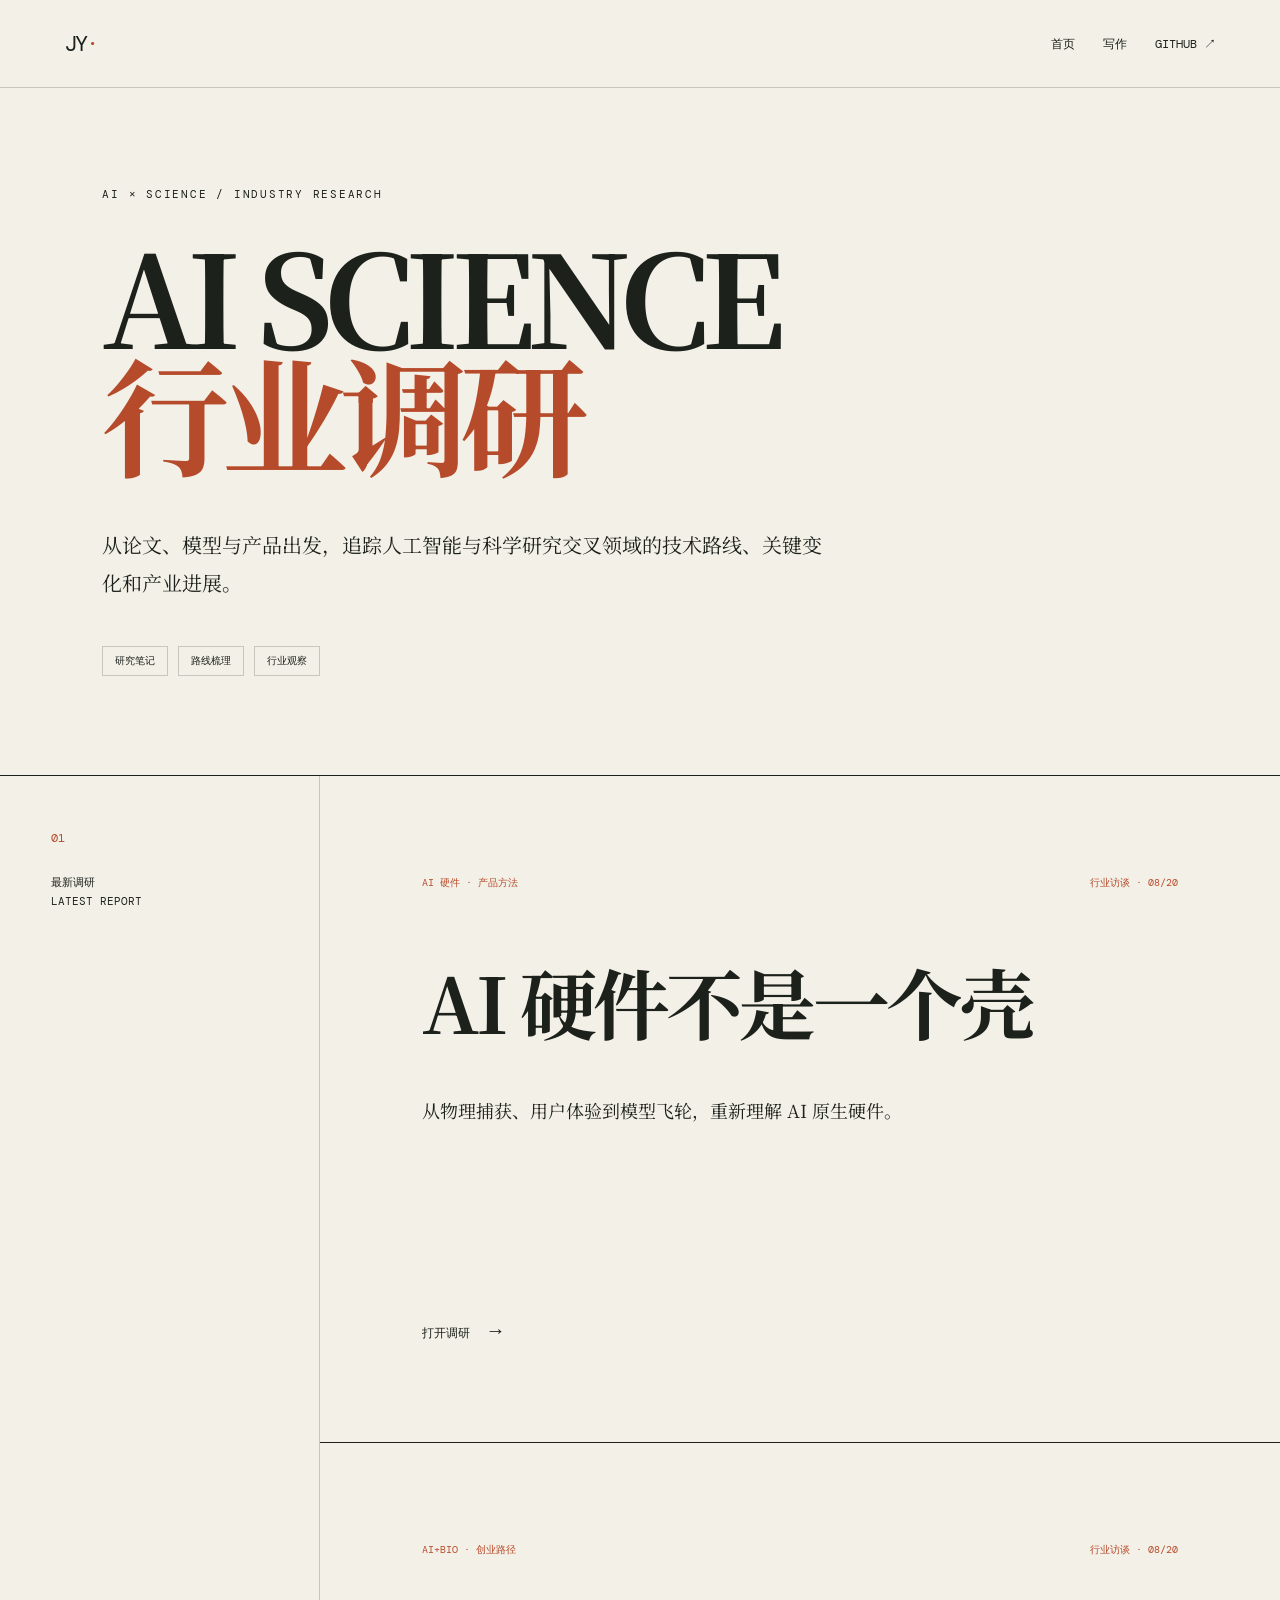
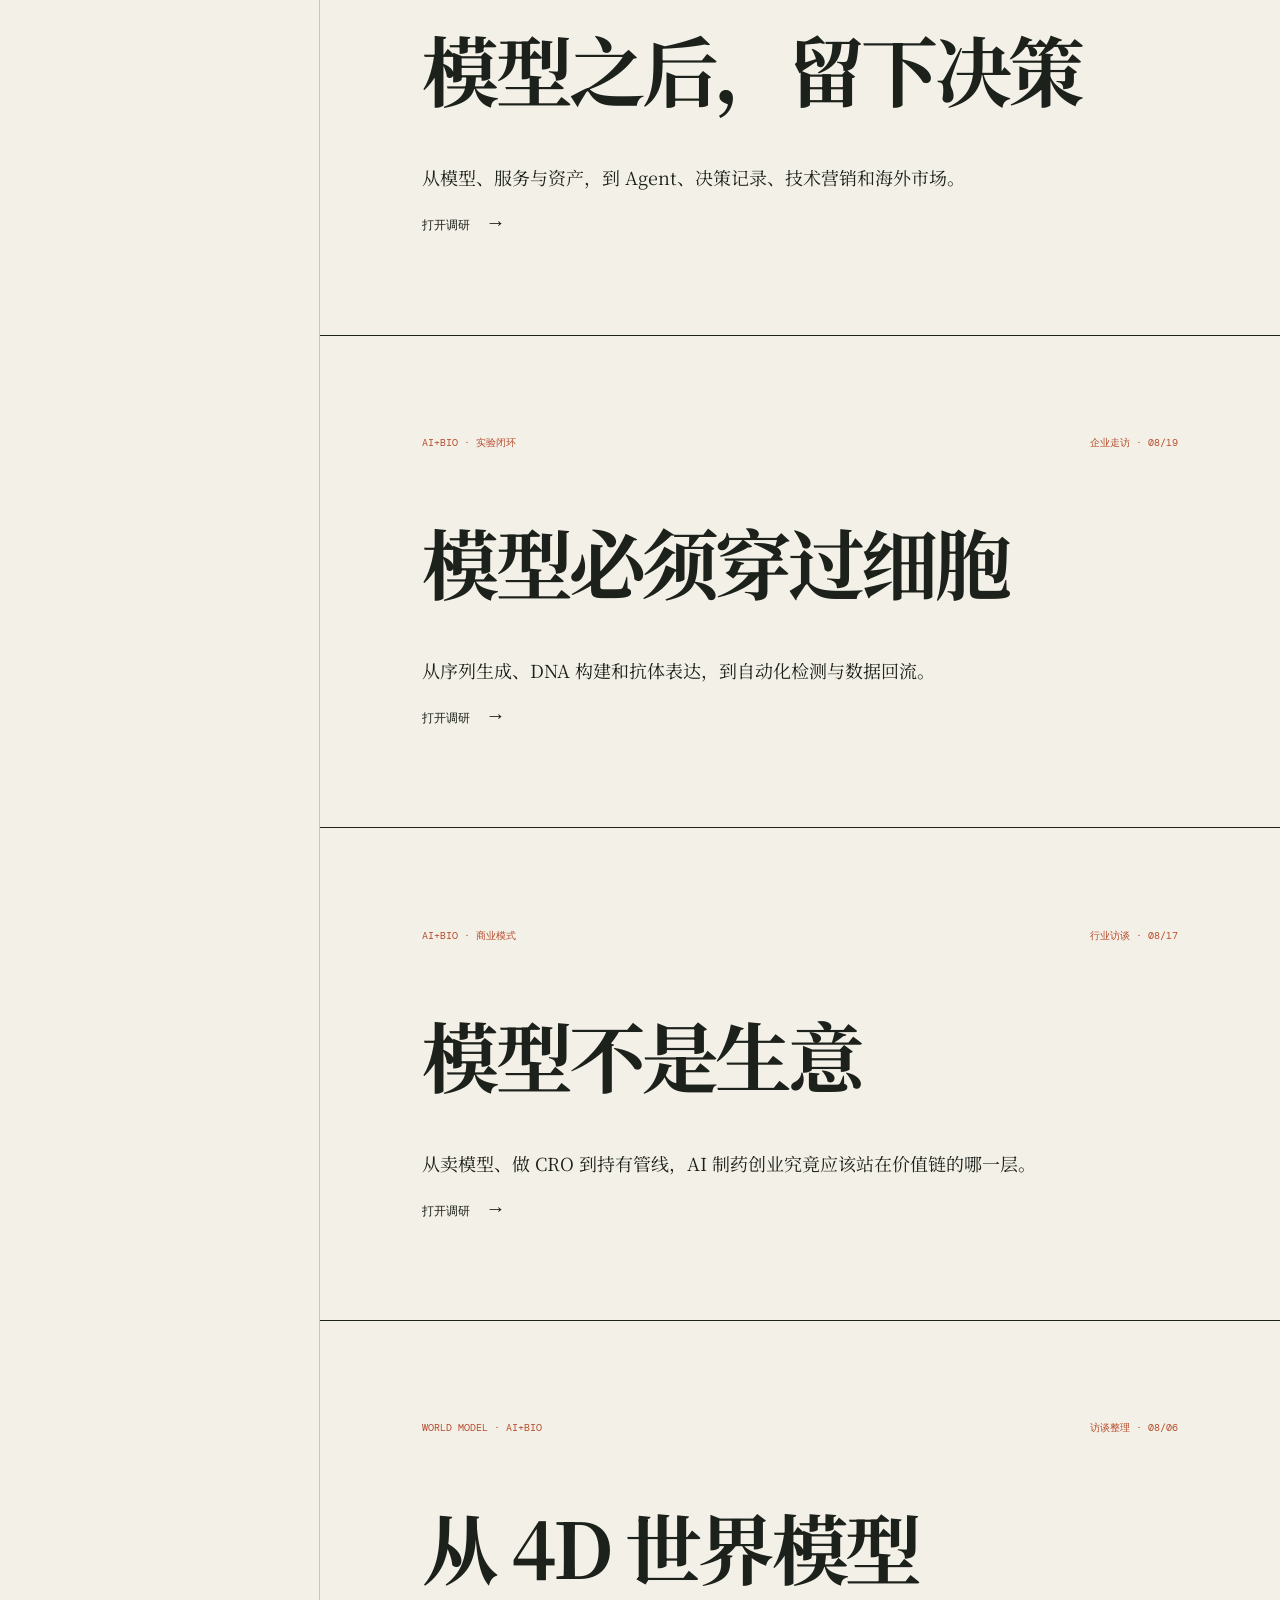
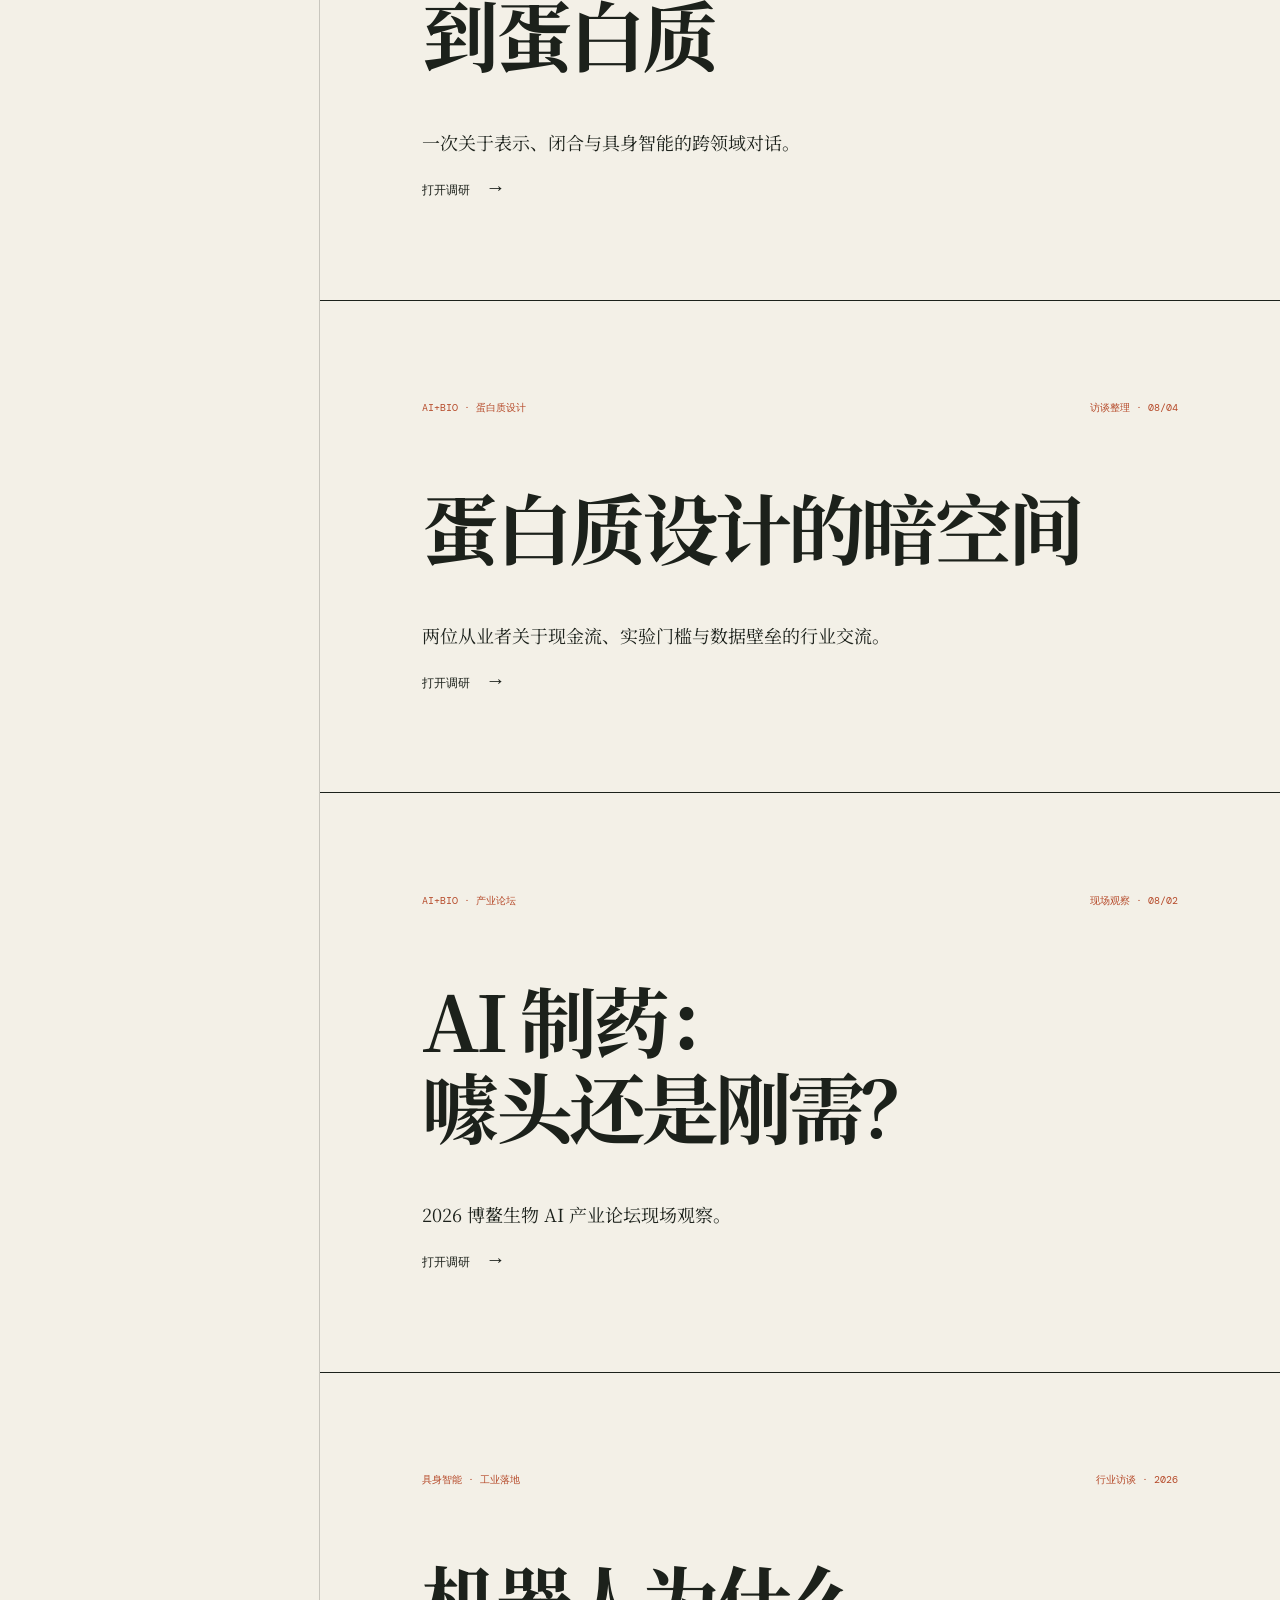
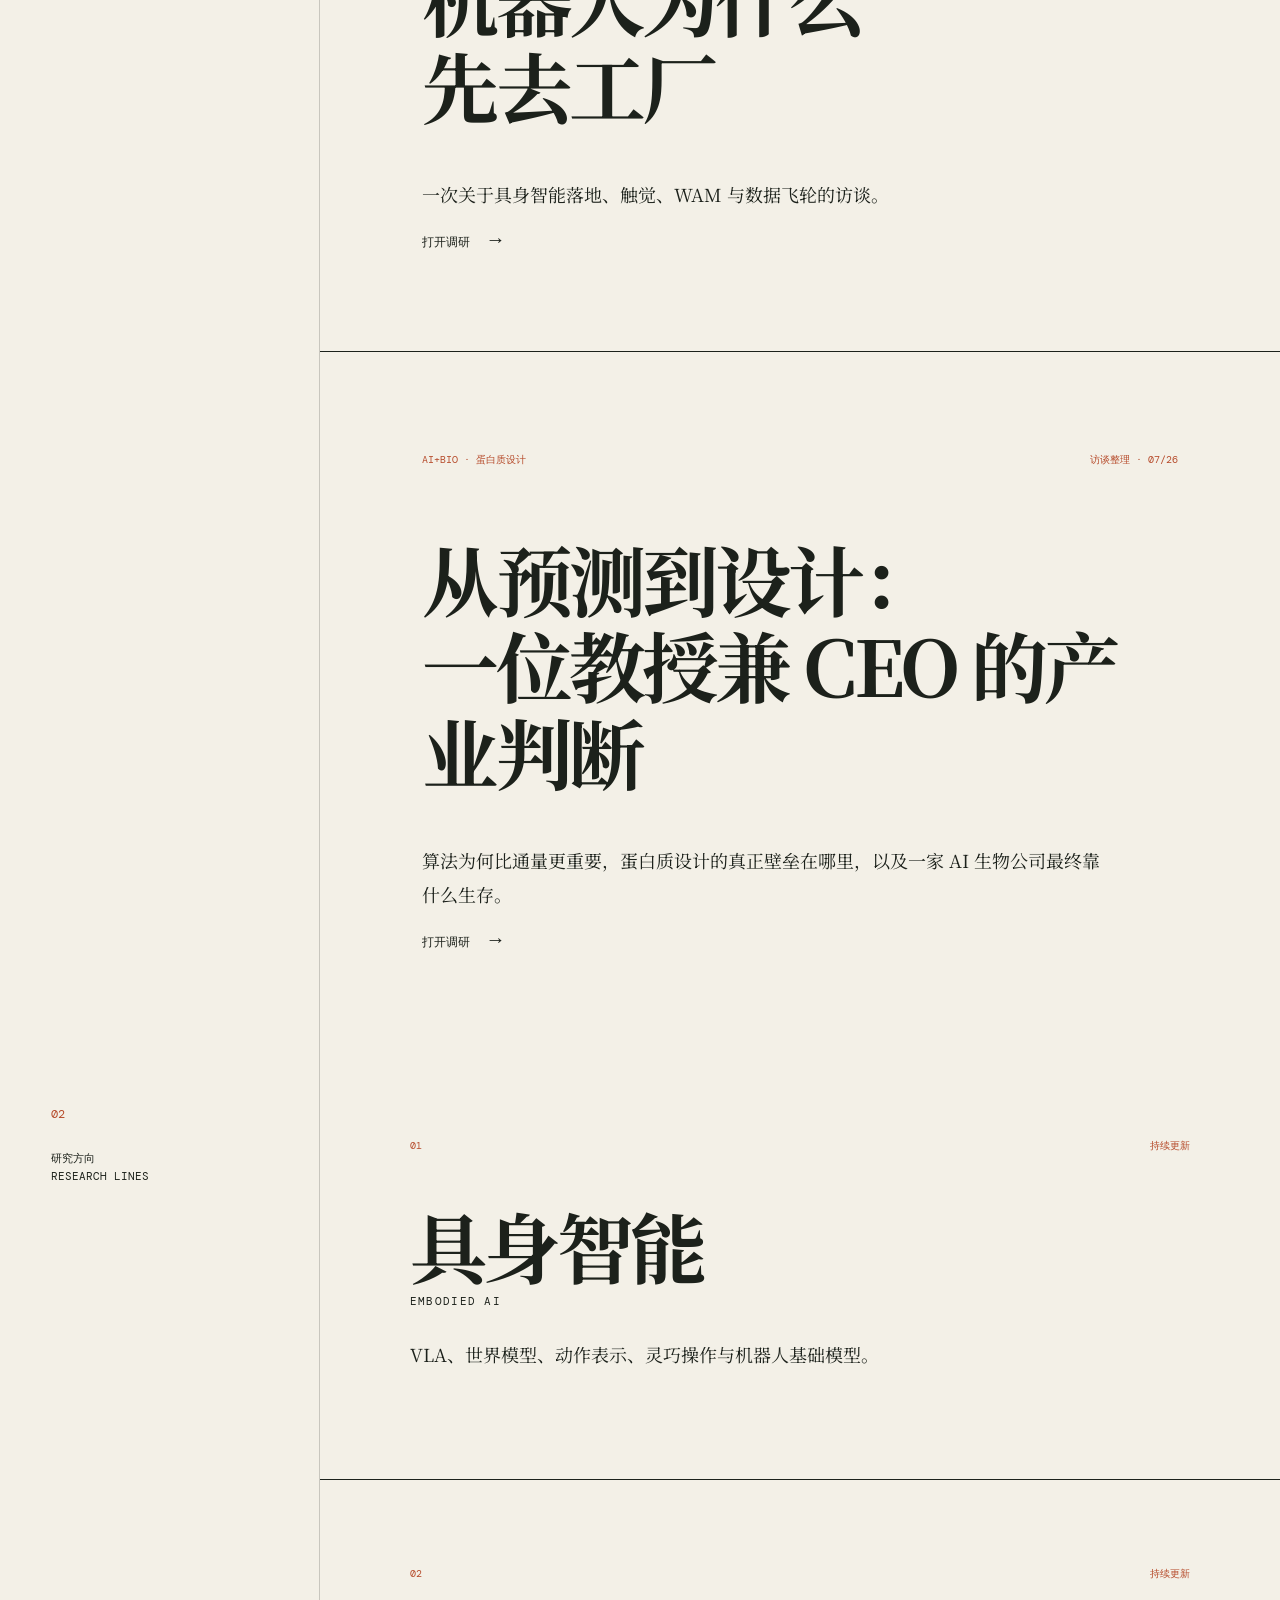
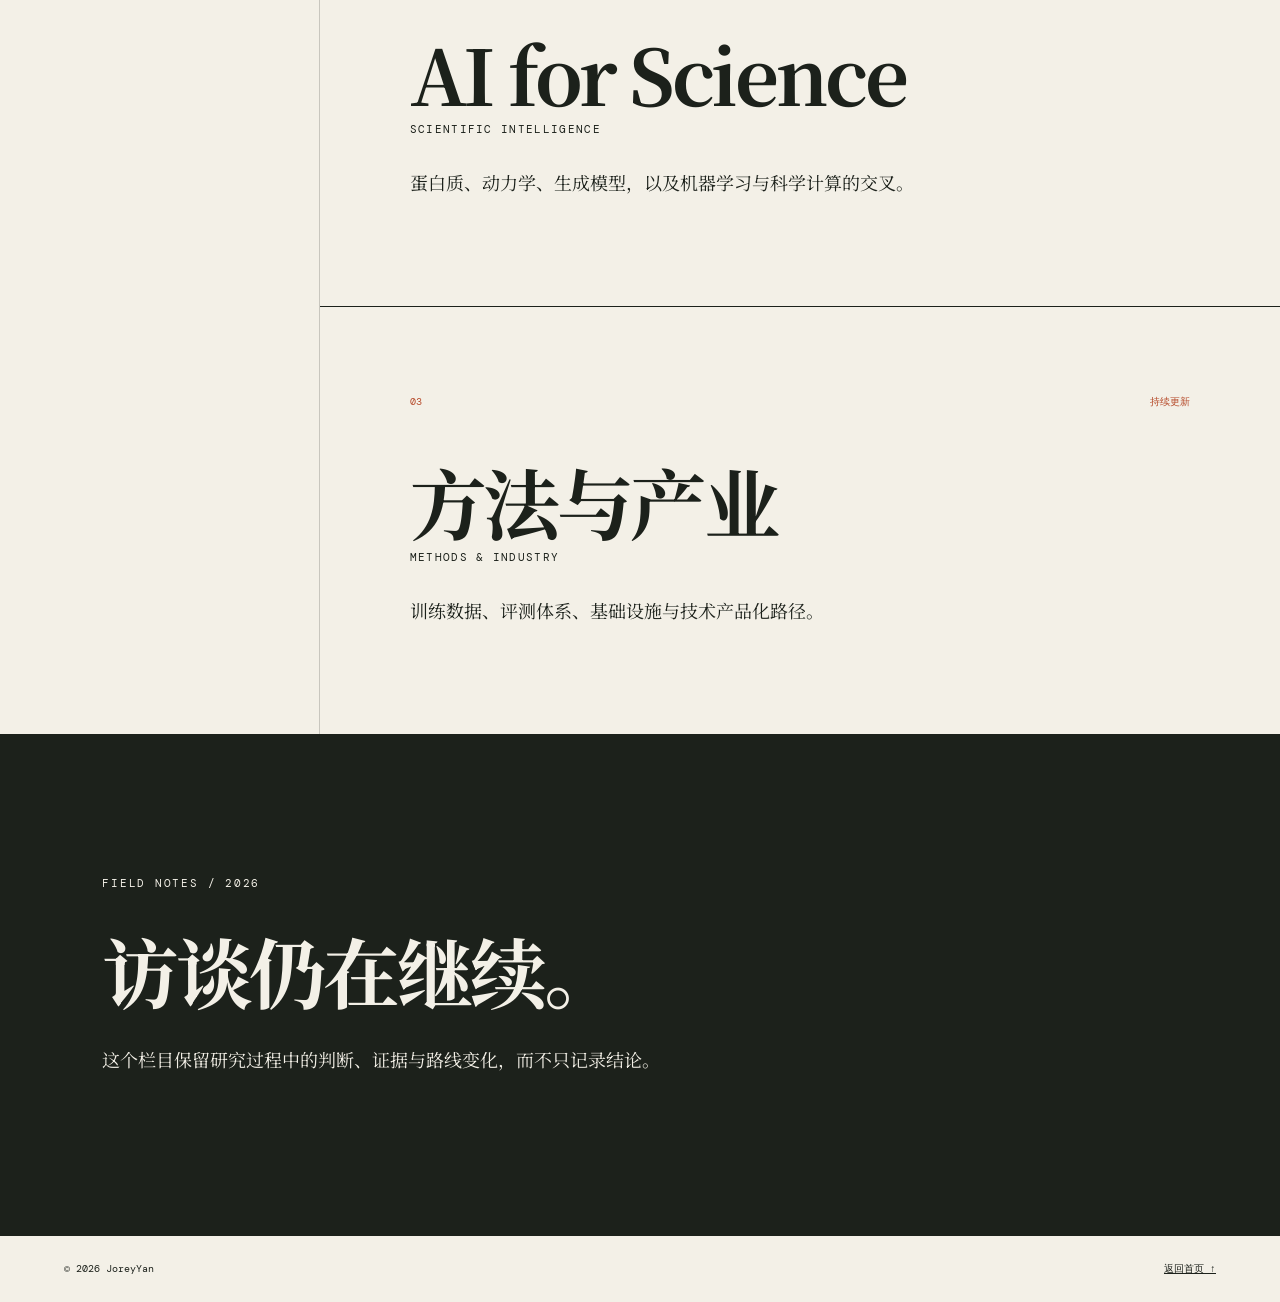
<file: ai-science.html>
<!doctype html>
<html lang="zh-CN">
<head>
  <meta charset="UTF-8">
  <meta name="viewport" content="width=device-width, initial-scale=1.0">
  <meta name="description" content="JoreyYan 的 AI SCIENCE 行业调研：记录人工智能与科学研究交叉领域的产业路线、核心模型、数据与工程进展。">
  <meta property="og:title" content="AI SCIENCE 行业调研 — JoreyYan">
  <meta property="og:description" content="从论文、模型与产品出发，追踪 AI 与科学研究交叉领域的技术路线和产业变化。">
  <meta property="og:type" content="website">
  <title>AI SCIENCE 行业调研 — JoreyYan</title>
  <link rel="preconnect" href="https://fonts.googleapis.com">
  <link rel="preconnect" href="https://fonts.gstatic.com" crossorigin>
  <link href="https://fonts.googleapis.com/css2?family=DM+Mono:wght@300;400&family=Noto+Serif+SC:wght@400;600;700;900&display=swap" rel="stylesheet">
  <link rel="stylesheet" href="styles.css?v=20260809-2">
</head>
<body class="research-page">
  <header class="site-header">
    <a class="brand" href="./" aria-label="返回首页">JY<span>·</span></a>
    <nav aria-label="主导航">
      <a href="./">首页</a>
      <a href="./#writing">写作</a>
      <a href="https://github.com/JoreyYan" target="_blank" rel="noreferrer">GitHub ↗</a>
    </nav>
  </header>

  <main>
    <header class="research-hero">
      <p class="eyebrow">AI × SCIENCE / INDUSTRY RESEARCH</p>
      <h1>AI SCIENCE<br><em>行业调研</em></h1>
      <p class="research-intro">从论文、模型与产品出发，追踪人工智能与科学研究交叉领域的技术路线、关键变化和产业进展。</p>
      <div class="research-note"><span>研究笔记</span><span>路线梳理</span><span>行业观察</span></div>
    </header>

    <section class="research-feature" aria-labelledby="latest-research-title">
      <div class="section-label">
        <span>01</span>
        <p id="latest-research-title">最新调研<br>LATEST REPORT</p>
      </div>
      <div class="research-reports">
        <article class="research-feature-card">
          <a href="ai-hardware-three-layers.html" aria-label="阅读《AI 硬件不是一个壳》">
            <div class="research-line-meta"><span>AI 硬件 · 产品方法</span><span>行业访谈 · 08/20</span></div>
            <h2>AI 硬件不是一个壳</h2>
            <p>从物理捕获、用户体验到模型飞轮，重新理解 AI 原生硬件。</p>
            <span class="read-more">打开调研 <b>→</b></span>
          </a>
        </article>
        <article class="research-feature-card">
          <a href="ai-bio-decision-system.html" aria-label="阅读《模型之后，留下决策》">
            <div class="research-line-meta"><span>AI+BIO · 创业路径</span><span>行业访谈 · 08/20</span></div>
            <h2>模型之后，留下决策</h2>
            <p>从模型、服务与资产，到 Agent、决策记录、技术营销和海外市场。</p>
            <span class="read-more">打开调研 <b>→</b></span>
          </a>
        </article>
        <article class="research-feature-card">
          <a href="model-through-cell.html" aria-label="阅读《模型必须穿过细胞》">
            <div class="research-line-meta"><span>AI+BIO · 实验闭环</span><span>企业走访 · 08/19</span></div>
            <h2>模型必须穿过细胞</h2>
            <p>从序列生成、DNA 构建和抗体表达，到自动化检测与数据回流。</p>
            <span class="read-more">打开调研 <b>→</b></span>
          </a>
        </article>
        <article class="research-feature-card">
          <a href="ai-drug-business-model.html" aria-label="阅读《模型不是生意》">
            <div class="research-line-meta"><span>AI+BIO · 商业模式</span><span>行业访谈 · 08/17</span></div>
            <h2>模型不是生意</h2>
            <p>从卖模型、做 CRO 到持有管线，AI 制药创业究竟应该站在价值链的哪一层。</p>
            <span class="read-more">打开调研 <b>→</b></span>
          </a>
        </article>
        <article class="research-feature-card">
          <a href="representation-closure-4d-world.html" aria-label="阅读《从 4D 世界模型到蛋白质》">
            <div class="research-line-meta"><span>WORLD MODEL · AI+BIO</span><span>访谈整理 · 08/06</span></div>
            <h2>从 4D 世界模型<br>到蛋白质</h2>
            <p>一次关于表示、闭合与具身智能的跨领域对话。</p>
            <span class="read-more">打开调研 <b>→</b></span>
          </a>
        </article>
        <article class="research-feature-card">
          <a href="protein-dark-space-interview.html" aria-label="阅读《蛋白质设计的暗空间》">
            <div class="research-line-meta"><span>AI+BIO · 蛋白质设计</span><span>访谈整理 · 08/04</span></div>
            <h2>蛋白质设计的暗空间</h2>
            <p>两位从业者关于现金流、实验门槛与数据壁垒的行业交流。</p>
            <span class="read-more">打开调研 <b>→</b></span>
          </a>
        </article>
        <article class="research-feature-card">
          <a href="boao-ai-biopharma-2026.html" aria-label="阅读《AI 制药：噱头还是刚需？》">
            <div class="research-line-meta"><span>AI+BIO · 产业论坛</span><span>现场观察 · 08/02</span></div>
            <h2>AI 制药：<br>噱头还是刚需？</h2>
            <p>2026 博鳌生物 AI 产业论坛现场观察。</p>
            <span class="read-more">打开调研 <b>→</b></span>
          </a>
        </article>
        <article class="research-feature-card">
          <a href="embodied-ai-factory-first.html" aria-label="阅读《机器人为什么先去工厂》">
            <div class="research-line-meta"><span>具身智能 · 工业落地</span><span>行业访谈 · 2026</span></div>
            <h2>机器人为什么<br>先去工厂</h2>
            <p>一次关于具身智能落地、触觉、WAM 与数据飞轮的访谈。</p>
            <span class="read-more">打开调研 <b>→</b></span>
          </a>
        </article>
        <article class="research-feature-card">
          <a href="ai-bio-professor-ceo.html" aria-label="阅读《从预测到设计：一位 AI+Bio 教授兼 CEO 的产业判断》">
            <div class="research-line-meta"><span>AI+BIO · 蛋白质设计</span><span>访谈整理 · 07/26</span></div>
            <h2>从预测到设计：<br>一位教授兼 CEO 的产业判断</h2>
            <p>算法为何比通量更重要，蛋白质设计的真正壁垒在哪里，以及一家 AI 生物公司最终靠什么生存。</p>
            <span class="read-more">打开调研 <b>→</b></span>
          </a>
        </article>
      </div>
    </section>

    <section class="research-index" aria-labelledby="research-index-title">
      <div class="section-label">
        <span>02</span>
        <p id="research-index-title">研究方向<br>RESEARCH LINES</p>
      </div>
      <div class="research-lines">
        <article class="research-line">
          <div class="research-line-meta"><span>01</span><span>持续更新</span></div>
          <h2>具身智能</h2>
          <p class="research-line-en">EMBODIED AI</p>
          <p>VLA、世界模型、动作表示、灵巧操作与机器人基础模型。</p>
        </article>
        <article class="research-line">
          <div class="research-line-meta"><span>02</span><span>持续更新</span></div>
          <h2>AI for Science</h2>
          <p class="research-line-en">SCIENTIFIC INTELLIGENCE</p>
          <p>蛋白质、动力学、生成模型，以及机器学习与科学计算的交叉。</p>
        </article>
        <article class="research-line">
          <div class="research-line-meta"><span>03</span><span>持续更新</span></div>
          <h2>方法与产业</h2>
          <p class="research-line-en">METHODS &amp; INDUSTRY</p>
          <p>训练数据、评测体系、基础设施与技术产品化路径。</p>
        </article>
      </div>
    </section>

    <section class="research-coming">
      <p class="eyebrow">FIELD NOTES / 2026</p>
      <h2>访谈仍在继续。</h2>
      <p>这个栏目保留研究过程中的判断、证据与路线变化，而不只记录结论。</p>
    </section>
  </main>

  <footer>
    <span>© 2026 JoreyYan</span>
    <a href="./">返回首页 ↑</a>
  </footer>
</body>
</html>
</file>
<file: styles.css>
:root {
  --ink: #1c211b;
  --paper: #f3f0e7;
  --acid: #d7ff43;
  --rust: #b64b2b;
  --line: rgba(28, 33, 27, .2);
  --serif: "Noto Serif SC", "Songti SC", serif;
  --mono: "DM Mono", monospace;
}

* { box-sizing: border-box; }
html { scroll-behavior: smooth; }
body {
  margin: 0;
  color: var(--ink);
  background: var(--paper);
  font-family: var(--serif);
}
a { color: inherit; }
.site-header {
  height: 88px;
  padding: 0 clamp(24px, 5vw, 76px);
  display: flex;
  align-items: center;
  justify-content: space-between;
  border-bottom: 1px solid var(--line);
}
.brand {
  font: 400 22px/1 var(--mono);
  text-decoration: none;
  letter-spacing: -.08em;
}
.brand span { color: var(--rust); }
.site-header nav { display: flex; gap: 28px; }
.site-header nav a {
  font: 400 12px/1 var(--mono);
  text-transform: uppercase;
  text-decoration: none;
}
.site-header nav a:hover { text-decoration: underline; text-underline-offset: 5px; }
.hero {
  position: relative;
  min-height: calc(100vh - 88px);
  padding: clamp(80px, 12vh, 140px) clamp(24px, 8vw, 124px) 72px;
  overflow: hidden;
}
.eyebrow {
  margin: 0 0 34px;
  font: 400 11px/1.4 var(--mono);
  letter-spacing: .16em;
}
.hero h1 {
  position: relative;
  z-index: 1;
  max-width: 920px;
  margin: 0;
  font-size: clamp(48px, 7.5vw, 112px);
  line-height: 1.16;
  letter-spacing: -.055em;
  font-weight: 700;
}
.hero h1 em { color: var(--rust); font-style: normal; }
.intro {
  max-width: 500px;
  margin: 42px 0 0;
  font-size: 18px;
  line-height: 1.9;
}
.scroll-cue {
  display: inline-flex;
  gap: 20px;
  margin-top: 64px;
  font: 400 11px/1 var(--mono);
  text-decoration: none;
}
.scroll-cue span { color: var(--rust); }
.hero-actions { display: flex; flex-wrap: wrap; gap: 14px; margin-top: 64px; }
.hero-actions .scroll-cue {
  margin-top: 0;
  padding: 14px 18px;
  border: 1px solid var(--ink);
  background: var(--paper);
}
.hero-actions .research-cue { background: var(--acid); }
.hero-actions .scroll-cue:hover { background: var(--ink); color: var(--paper); }
.orbit {
  position: absolute;
  width: min(38vw, 540px);
  aspect-ratio: 1;
  right: -4%;
  bottom: 3%;
}
.orbit-ring {
  position: absolute;
  inset: 10%;
  border: 1px solid var(--ink);
  border-radius: 50%;
}
.ring-two { inset: 26%; border-color: var(--rust); }
.orbit::after, .orbit::before {
  content: "";
  position: absolute;
  background: var(--line);
}
.orbit::before { left: 50%; top: 0; width: 1px; height: 100%; }
.orbit::after { top: 50%; left: 0; height: 1px; width: 100%; }
.orbit-dot {
  position: absolute;
  width: 22px;
  height: 22px;
  border-radius: 50%;
  background: var(--acid);
  border: 1px solid var(--ink);
  top: 15%;
  left: 24%;
}
.orbit-label {
  position: absolute;
  right: 8%;
  top: 48%;
  padding: 8px;
  background: var(--paper);
  font: 400 10px/1.5 var(--mono);
}
.writing {
  display: grid;
  grid-template-columns: minmax(180px, 1fr) 3fr;
  min-height: 90vh;
  border-top: 1px solid var(--ink);
}
.section-label { padding: 48px clamp(24px, 4vw, 64px); border-right: 1px solid var(--line); }
.section-label span { color: var(--rust); font: 400 12px/1 var(--mono); }
.section-label p { margin-top: 26px; font: 400 11px/1.7 var(--mono); }
.features { min-width: 0; }
.feature + .feature { border-top: 1px solid var(--ink); }
.feature-link {
  display: flex;
  min-height: 100%;
  flex-direction: column;
  padding: clamp(48px, 7vw, 108px);
  text-decoration: none;
  transition: background .25s;
}
.feature-link:hover { background: var(--acid); }
.feature-new .feature-link { min-height: 90vh; }
.feature-meta {
  display: flex;
  justify-content: space-between;
  font: 400 11px/1 var(--mono);
}
.feature h2 {
  margin: 76px 0 26px;
  font-size: clamp(48px, 7vw, 96px);
  line-height: 1.12;
  letter-spacing: -.045em;
}
.feature-secondary .feature-link { min-height: 68vh; }
.feature-secondary h2 { font-size: clamp(42px, 5.5vw, 78px); }
.feature > a > p { font-size: 18px; line-height: 1.8; }
.feature blockquote {
  max-width: 650px;
  margin: 52px 0;
  padding-left: 22px;
  border-left: 3px solid var(--rust);
  font-size: 20px;
  line-height: 1.7;
}
.read-more { margin-top: auto; font: 400 12px/1 var(--mono); }
.read-more b { margin-left: 12px; font-size: 20px; }
.feature-link .read-more {
  width: fit-content;
  padding: 13px 18px;
  border: 1px solid var(--ink);
  background: var(--paper);
}
.feature-link:hover .read-more { background: var(--ink); color: var(--paper); }
.about {
  display: grid;
  grid-template-columns: minmax(180px, 1fr) 3fr;
  border-top: 1px solid var(--ink);
}
.ai-science-preview {
  display: grid;
  grid-template-columns: minmax(180px, 1fr) 3fr;
  border-top: 1px solid var(--ink);
}
.ai-science-preview-content { padding: clamp(72px, 10vw, 148px) clamp(24px, 8vw, 120px); }
.ai-science-preview-content h2 {
  max-width: 850px;
  margin: 0 0 36px;
  font-size: clamp(48px, 7vw, 96px);
  line-height: 1.12;
  letter-spacing: -.05em;
}
.ai-science-preview-content > p:not(.eyebrow) { max-width: 680px; font-size: 18px; line-height: 1.9; }
.research-cta {
  display: inline-flex;
  align-items: center;
  gap: 26px;
  margin-top: 38px;
  padding: 16px 20px;
  border: 1px solid var(--ink);
  font: 400 11px/1 var(--mono);
  text-decoration: none;
}
.research-cta:hover { background: var(--acid); }
.research-cta span { font-size: 20px; }
.about-content {
  display: grid;
  grid-template-columns: 160px minmax(0, 680px);
  gap: clamp(36px, 6vw, 90px);
  align-items: start;
  padding: clamp(64px, 8vw, 120px);
}
.about-content img {
  width: 160px;
  height: 160px;
  border-radius: 50%;
  filter: grayscale(1);
  border: 1px solid var(--ink);
}
.about-content h2 {
  margin: 0 0 24px;
  font-size: clamp(38px, 5vw, 68px);
  line-height: 1.15;
  letter-spacing: -.045em;
}
.about-content > div > p:not(.eyebrow) { font-size: 17px; line-height: 1.9; }
.about-content .about-lead { color: var(--rust); font-size: 20px; }
.about-links { display: flex; flex-wrap: wrap; gap: 12px; margin-top: 36px; }
.about-links a {
  padding: 13px 18px;
  border: 1px solid var(--ink);
  font: 400 11px/1 var(--mono);
  text-decoration: none;
}
.about-links a:hover { background: var(--acid); }
.prose a {
  color: var(--rust);
  text-decoration-thickness: 1px;
  text-underline-offset: 4px;
}
footer {
  display: flex;
  justify-content: space-between;
  padding: 28px clamp(24px, 5vw, 76px);
  border-top: 1px solid var(--ink);
  font: 400 10px/1 var(--mono);
}

.article-hero {
  padding: 84px max(24px, calc((100vw - 1120px) / 2));
  border-bottom: 1px solid var(--ink);
}
.back { display: inline-block; margin-bottom: 72px; font: 400 11px/1 var(--mono); text-decoration: none; }
.article-hero h1 {
  margin: 0;
  max-width: 900px;
  font-size: clamp(56px, 8vw, 112px);
  line-height: 1.08;
  letter-spacing: -.055em;
}
.article-hero > p:not(.eyebrow) { margin: 32px 0 56px; font-size: clamp(18px, 2vw, 25px); }
.temperature-hero h1 { max-width: 1060px; font-size: clamp(52px, 7.5vw, 104px); }
.spectrum-hero h1 { max-width: 1120px; font-size: clamp(46px, 6.6vw, 90px); }
.waves-hero h1 { max-width: 1060px; font-size: clamp(64px, 9vw, 124px); }
.ai-bio-hero h1 { max-width: 1080px; font-size: clamp(44px, 6.3vw, 86px); }
.research-article-hero h1 { max-width: 1080px; font-size: clamp(48px, 7.2vw, 98px); }
.article-byline {
  display: flex;
  gap: 40px;
  font: 400 11px/1 var(--mono);
}
.article-layout {
  display: grid;
  grid-template-columns: minmax(220px, 1fr) minmax(0, 760px) minmax(80px, 1fr);
  align-items: start;
}
.article-layout aside {
  position: sticky;
  top: 0;
  max-height: 100vh;
  overflow: auto;
  padding: 56px 30px 40px max(24px, calc((100vw - 1120px) / 2));
  font: 400 10px/1.5 var(--mono);
}
.article-layout aside > p { color: var(--rust); }
#toc { display: grid; gap: 12px; margin-top: 24px; }
#toc a { text-decoration: none; opacity: .65; }
#toc a:hover { opacity: 1; }
.prose { padding: 76px 0 120px; min-width: 0; }
.prose > h1, .prose > h3:first-of-type, .prose > hr:first-of-type { display: none; }
.prose h2 {
  margin: 96px 0 28px;
  padding-top: 16px;
  border-top: 1px solid var(--ink);
  font-size: 32px;
  line-height: 1.45;
  letter-spacing: -.025em;
}
.prose h2:first-of-type { margin-top: 0; }
.prose h3 { margin: 64px 0 20px; font-size: 23px; }
.prose p, .prose li { font-size: 17px; line-height: 2; }
.prose p { margin: 22px 0; }
.prose ul, .prose ol { padding-left: 1.5em; }
.prose blockquote {
  margin: 44px 0;
  padding: 12px 28px;
  border-left: 4px solid var(--rust);
  background: rgba(182, 75, 43, .07);
}
.prose blockquote p { font-size: 20px; line-height: 1.8; }
.prose hr { margin: 72px 0; border: 0; border-top: 1px solid var(--line); }
.prose table {
  display: block;
  width: 100%;
  max-width: 100%;
  overflow-x: auto;
  border-collapse: collapse;
  font-size: 14px;
}
.prose th, .prose td { padding: 12px; border: 1px solid var(--line); text-align: left; }
.prose img { display: block; width: 100%; height: auto; margin: 48px auto; }
.prose code { font-family: var(--mono); font-size: .88em; }
.prose pre { max-width: 100%; overflow-x: auto; }
.prose .katex-display { margin: 38px 0; overflow-x: auto; overflow-y: hidden; }
.loading { font-family: var(--mono); font-size: 12px !important; }

.research-hero {
  min-height: 76vh;
  padding: clamp(72px, 11vh, 130px) clamp(24px, 8vw, 124px);
  border-bottom: 1px solid var(--ink);
}
.research-hero h1 {
  margin: 0;
  font-size: clamp(62px, 10vw, 150px);
  line-height: .92;
  letter-spacing: -.07em;
}
.research-hero h1 em { color: var(--rust); font-style: normal; }
.research-intro { max-width: 720px; margin: 54px 0 0; font-size: 20px; line-height: 1.9; }
.research-note { display: flex; flex-wrap: wrap; gap: 10px; margin-top: 44px; }
.research-note span {
  padding: 9px 12px;
  border: 1px solid var(--line);
  font: 400 10px/1 var(--mono);
}
.research-index { display: grid; grid-template-columns: minmax(180px, 1fr) 3fr; }
.research-feature { display: grid; grid-template-columns: minmax(180px, 1fr) 3fr; }
.research-reports { min-width: 0; }
.research-feature-card { min-width: 0; }
.research-feature-card + .research-feature-card { border-top: 1px solid var(--ink); }
.research-feature-card > a {
  display: flex;
  min-height: 74vh;
  flex-direction: column;
  padding: clamp(58px, 8vw, 112px);
  text-decoration: none;
  transition: background .25s;
}
.research-feature-card > a:hover { background: var(--acid); }
.research-feature-card:not(:first-child) > a { min-height: 54vh; }
.research-feature-card h2 {
  max-width: 900px;
  margin: 70px 0 30px;
  font-size: clamp(42px, 6vw, 82px);
  line-height: 1.13;
  letter-spacing: -.05em;
}
.research-feature-card p { max-width: 680px; font-size: 18px; line-height: 1.9; }
.research-feature-card .read-more { margin-top: auto; }
.research-lines { min-width: 0; }
.research-line { padding: clamp(54px, 7vw, 100px); }
.research-line + .research-line { border-top: 1px solid var(--ink); }
.research-line-meta { display: flex; justify-content: space-between; color: var(--rust); font: 400 10px/1 var(--mono); }
.research-line h2 { margin: 52px 0 8px; font-size: clamp(44px, 6vw, 84px); line-height: 1.1; letter-spacing: -.045em; }
.research-line-en { margin: 0 0 30px; font: 400 11px/1 var(--mono); letter-spacing: .12em; }
.research-line > p:last-child { max-width: 650px; font-size: 18px; line-height: 1.9; }
.research-coming { padding: clamp(80px, 11vw, 160px) clamp(24px, 8vw, 124px); border-top: 1px solid var(--ink); background: var(--ink); color: var(--paper); }
.research-coming h2 { max-width: 900px; margin: 0 0 28px; font-size: clamp(44px, 6vw, 82px); line-height: 1.15; letter-spacing: -.045em; }
.research-coming > p:last-child { max-width: 620px; font-size: 18px; line-height: 1.9; }

@media (max-width: 800px) {
  .site-header { height: 70px; }
  .site-header nav { gap: 12px; }
  .site-header nav a { font-size: 10px; }
  .site-header nav a[href^="https://github.com"] { display: none; }
  .hero { min-height: calc(100vh - 70px); padding-top: 72px; }
  .orbit { width: 78vw; right: -38%; opacity: .55; }
  .writing { grid-template-columns: 1fr; }
  .ai-science-preview { grid-template-columns: 1fr; }
  .about { grid-template-columns: 1fr; }
  .section-label { border-right: 0; border-bottom: 1px solid var(--line); }
  .feature h2 { margin-top: 52px; }
  .feature-new .feature-link, .feature-secondary .feature-link { min-height: 78vh; }
  .article-layout { display: block; }
  .about-content { grid-template-columns: 1fr; padding: 64px 24px; }
  .about-content img { width: 112px; height: 112px; }
  .article-layout aside { display: none; }
  .prose { padding: 64px 22px 100px; }
  .article-hero { padding-top: 56px; }
  .article-hero h1 { font-size: clamp(48px, 15vw, 72px); }
  .article-byline { justify-content: space-between; gap: 12px; }
  .research-hero { min-height: 70vh; padding-top: 72px; }
  .research-hero h1 { font-size: clamp(58px, 18vw, 92px); }
  .research-index { grid-template-columns: 1fr; }
  .research-feature { grid-template-columns: 1fr; }
  .research-feature-card > a { min-height: 70vh; padding: 60px 24px; }
  .research-line { padding: 60px 24px; }
}
</file>
